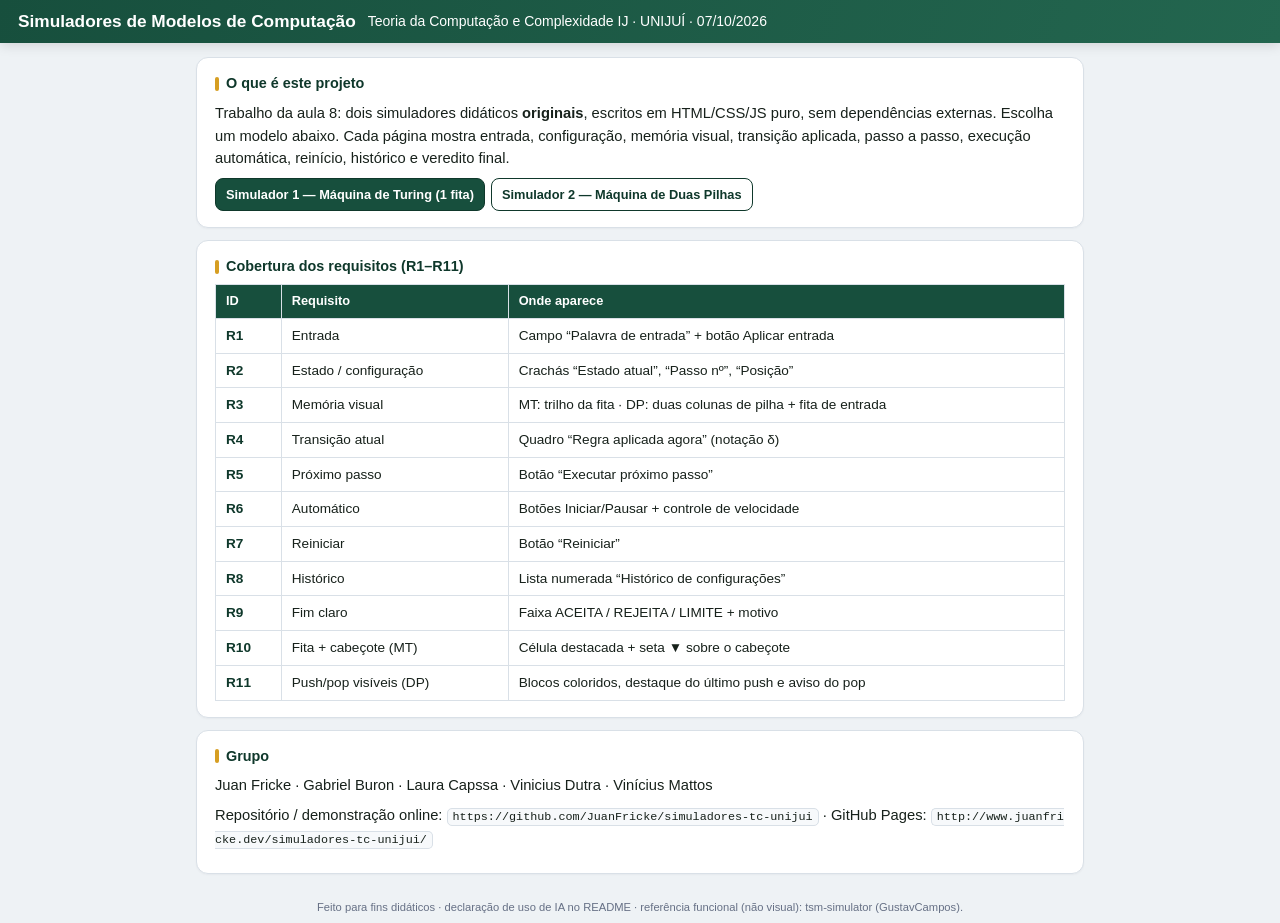
<file: index.html>
<!DOCTYPE html>
<html lang="pt-BR">
<head>
<meta charset="utf-8">
<meta name="viewport" content="width=device-width, initial-scale=1">
<title>Simuladores de Modelos de Computação — UNIJUÍ</title>
<link rel="stylesheet" href="css/estilo.css">
</head>
<body>
<header class="barra-topo">
<h1>Simuladores de Modelos de Computação</h1>
<span>Teoria da Computação e Complexidade IJ · UNIJUÍ · 07/10/2026</span>
</header>
<main class="portal">
<section class="cartao">
<h2>O que é este projeto</h2>
<p>Trabalho da aula 8: dois simuladores didáticos <strong>originais</strong>, escritos em HTML/CSS/JS puro, sem dependências externas.
Escolha um modelo abaixo. Cada página mostra entrada, configuração, memória visual, transição aplicada,
passo a passo, execução automática, reinício, histórico e veredito final.</p>
<div class="linha">
<a href="mt/index.html"><button>Simulador 1 — Máquina de Turing (1 fita)</button></a>
<a href="dp/index.html"><button class="secundario">Simulador 2 — Máquina de Duas Pilhas</button></a>
</div>
</section>
<section class="cartao">
<h2>Cobertura dos requisitos (R1–R11)</h2>
<table class="req">
<tr><th>ID</th><th>Requisito</th><th>Onde aparece</th></tr>
<tr><td>R1</td><td>Entrada</td><td>Campo “Palavra de entrada” + botão Aplicar entrada</td></tr>
<tr><td>R2</td><td>Estado / configuração</td><td>Crachás “Estado atual”, “Passo nº”, “Posição”</td></tr>
<tr><td>R3</td><td>Memória visual</td><td>MT: trilho da fita · DP: duas colunas de pilha + fita de entrada</td></tr>
<tr><td>R4</td><td>Transição atual</td><td>Quadro “Regra aplicada agora” (notação δ)</td></tr>
<tr><td>R5</td><td>Próximo passo</td><td>Botão “Executar próximo passo”</td></tr>
<tr><td>R6</td><td>Automático</td><td>Botões Iniciar/Pausar + controle de velocidade</td></tr>
<tr><td>R7</td><td>Reiniciar</td><td>Botão “Reiniciar”</td></tr>
<tr><td>R8</td><td>Histórico</td><td>Lista numerada “Histórico de configurações”</td></tr>
<tr><td>R9</td><td>Fim claro</td><td>Faixa ACEITA / REJEITA / LIMITE + motivo</td></tr>
<tr><td>R10</td><td>Fita + cabeçote (MT)</td><td>Célula destacada + seta ▼ sobre o cabeçote</td></tr>
<tr><td>R11</td><td>Push/pop visíveis (DP)</td><td>Blocos coloridos, destaque do último push e aviso do pop</td></tr>
</table>
</section>
<section class="cartao">
<h2>Grupo</h2>
<p>Juan Fricke · Gabriel Buron · Laura Capssa · Vinicius Dutra · Vinícius Mattos</p>
<p>Repositório / demonstração online: <code>https://github.com/JuanFricke/simuladores-tc-unijui</code> ·
GitHub Pages: <code>http://www.juanfricke.dev/simuladores-tc-unijui/</code></p>
</section>
</main>
<footer class="rodape">Feito para fins didáticos · declaração de uso de IA no README · referência funcional (não visual): tsm-simulator (GustavCampos).</footer>
</body>
</html>
</file>
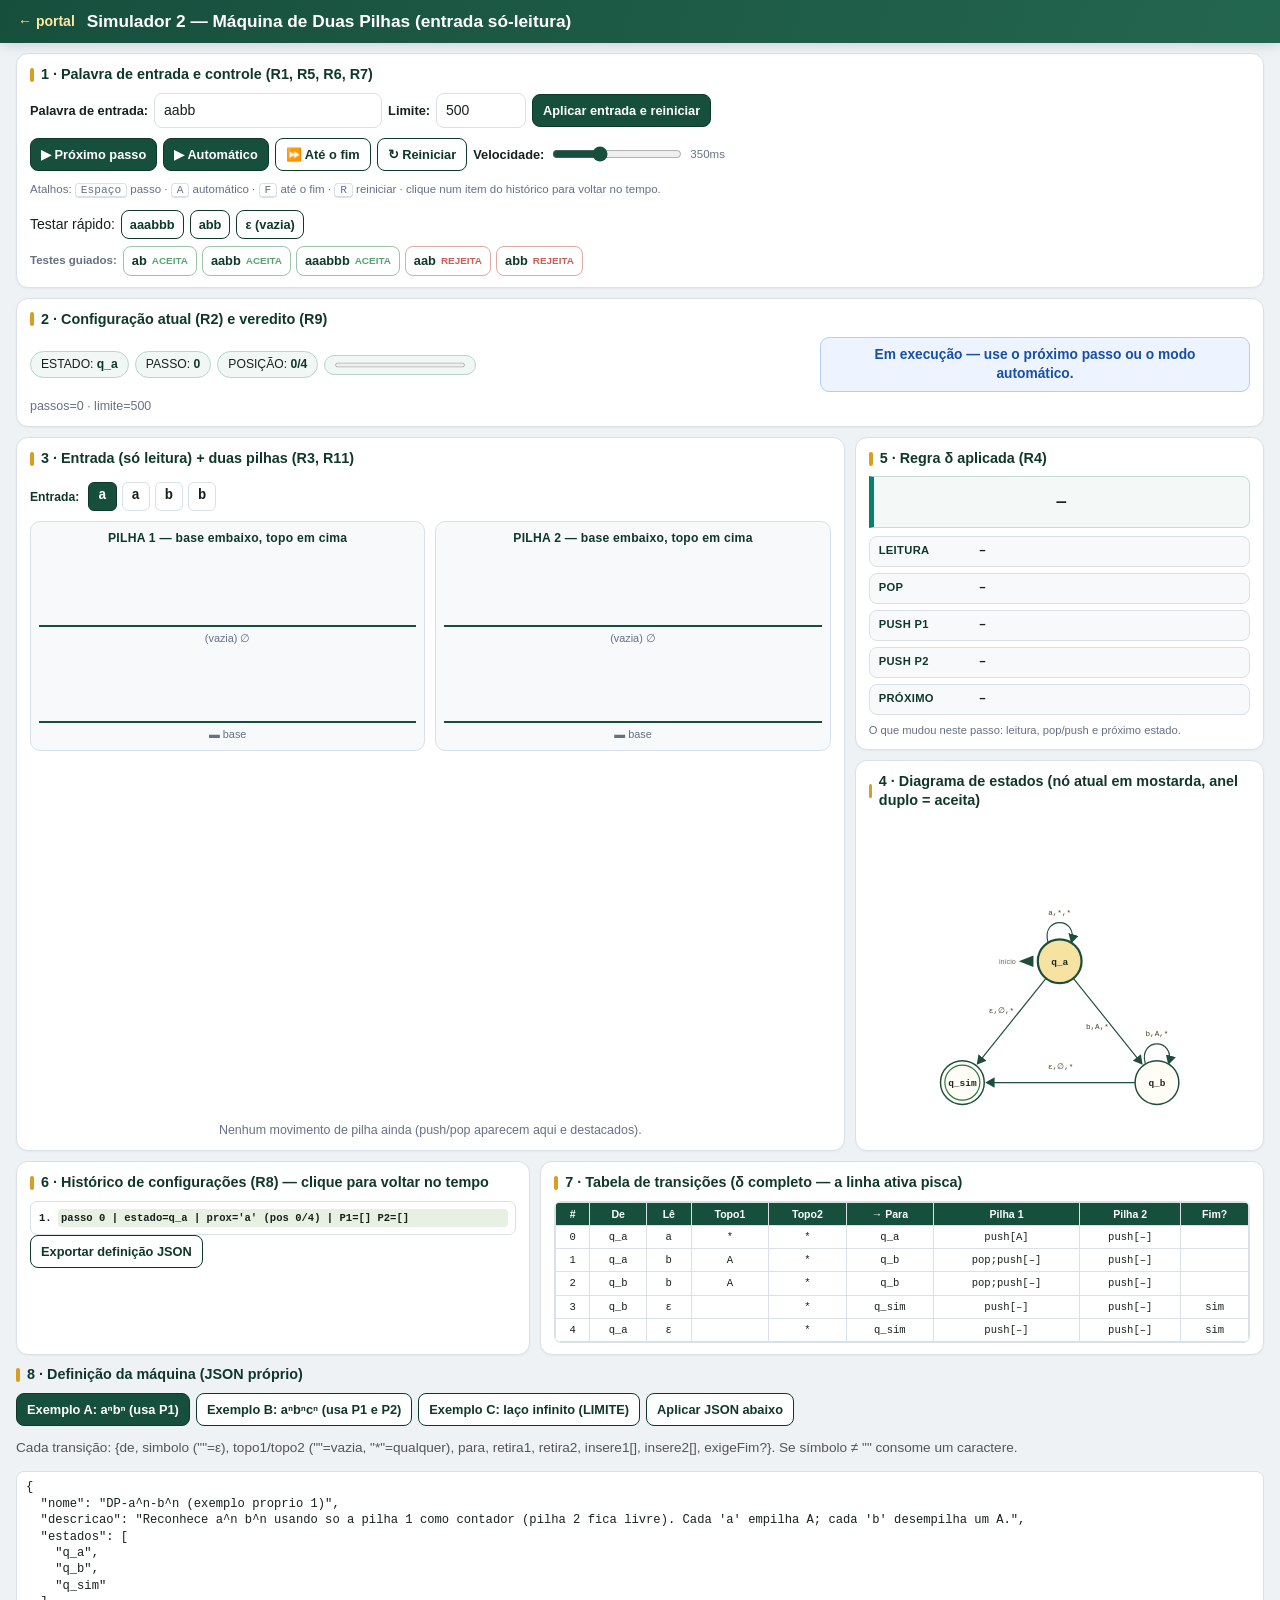
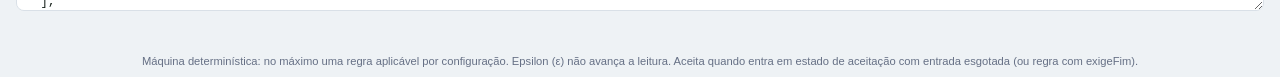
<file: dp/index.html>
<!DOCTYPE html>
<html lang="pt-BR">
<head>
<meta charset="utf-8">
<meta name="viewport" content="width=device-width, initial-scale=1">
<title>DP — Máquina de Duas Pilhas · UNIJUÍ</title>
<link rel="stylesheet" href="../css/estilo.css">
</head>
<body>
<header class="barra-topo">
<a href="../index.html">← portal</a>
<h1>Simulador 2 — Máquina de Duas Pilhas (entrada só-leitura)</h1>
</header>
<main class="miolo">

<section class="cartao painel-controle">
<h2>1 · Palavra de entrada e controle (R1, R5, R6, R7)</h2>
<div class="linha">
<label class="rotulo" for="entrada">Palavra de entrada:</label>
<input type="text" id="entrada" value="aabb" size="24" placeholder="ex.: aabb, aabbcc">
<label class="rotulo" for="limite">Limite:</label>
<input type="number" id="limite" value="500" min="1" max="10000" style="width:90px">
<button id="btnAplicar">Aplicar entrada e reiniciar</button>
</div>
<div class="linha" style="margin-top:10px">
<button id="btnPasso">▶ Próximo passo</button>
<button id="btnAuto">▶ Automático</button>
<button id="btnFim" class="secundario">⏩ Até o fim</button>
<button id="btnReiniciar" class="secundario">↻ Reiniciar</button>
<label class="rotulo" for="vel">Velocidade:</label>
<input type="range" id="vel" min="60" max="900" step="10" value="350" style="width:130px" title="Intervalo entre passos (ms)">
<span id="velRotulo" class="dica">350ms</span>
</div>
<p class="dica">Atalhos: <kbd>Espaço</kbd> passo · <kbd>A</kbd> automático · <kbd>F</kbd> até o fim · <kbd>R</kbd> reiniciar · clique num item do histórico para voltar no tempo.</p>
<div class="linha"><span class="rotulo">Testar rápido:</span><span id="rapidas" class="linha"></span></div>
<div class="exemplos" id="exemplosExtras"></div>
</section>

<section class="cartao painel-status">
<h2>2 · Configuração atual (R2) e veredito (R9)</h2>
<div class="status-linha">
<div class="crachas">
<span class="cracha">ESTADO: <b id="cEstado">–</b></span>
<span class="cracha">PASSO: <b id="cPasso">0</b></span>
<span class="cracha">POSIÇÃO: <b id="cPos">0</b></span>
<span class="cracha progresso"><progress id="prog" value="0" max="500"></progress></span>
</div>
<div id="faixa" class="faixa exec">Carregue uma máquina e uma entrada para começar.</div>
</div>
<p id="motivo" class="motivo-linha"></p>
</section>

<section class="cartao painel-memoria">
<h2>3 · Entrada (só leitura) + duas pilhas (R3, R11)</h2>
<div id="fitaEntrada" class="fita-entrada"></div>
<div class="palco-pilhas">
<div class="pilha" id="pilha1"><h3>PILHA 1 — base embaixo, topo em cima</h3></div>
<div class="pilha" id="pilha2"><h3>PILHA 2 — base embaixo, topo em cima</h3></div>
</div>
<p id="movimento" class="legenda-memoria"></p>
</section>

<section class="cartao painel-diagrama">
<h2>4 · Diagrama de estados (nó atual em mostarda, anel duplo = aceita)</h2>
<svg id="diagrama" role="img" aria-label="Diagrama de estados"></svg>
</section>

<section class="cartao painel-regra">
<h2>5 · Regra δ aplicada (R4)</h2>
<div id="regra" class="regra-destaque">—</div>
<dl id="regraDetalhe" class="regra-lista">
<div class="item"><dt>leitura</dt><dd id="rLeitura">–</dd></div>
<div class="item"><dt>pop</dt><dd id="rPop">–</dd></div>
<div class="item"><dt>push P1</dt><dd id="rPush1">–</dd></div>
<div class="item"><dt>push P2</dt><dd id="rPush2">–</dd></div>
<div class="item"><dt>próximo</dt><dd id="rPara">–</dd></div>
</dl>
<p class="aviso-passo">O que mudou neste passo: leitura, pop/push e próximo estado.</p>
</section>

<section class="cartao painel-historico">
<h2>6 · Histórico de configurações (R8) — clique para voltar no tempo</h2>
<ol id="hist" class="historico"></ol>
<div class="linha"><button id="btnExport" class="secundario">Exportar definição JSON</button></div>
</section>

<section class="cartao painel-tabela">
<h2>7 · Tabela de transições (δ completo — a linha ativa pisca)</h2>
<div class="envoltorio-tabela"><table class="regras" id="tabela">
<thead><tr><th>#</th><th>De</th><th>Lê</th><th>Topo1</th><th>Topo2</th><th>→ Para</th><th>Pilha 1</th><th>Pilha 2</th><th>Fim?</th></tr></thead>
<tbody></tbody>
</table></div>
</section>

<section class="cartao painel-json">
<h2>8 · Definição da máquina (JSON próprio)</h2>
<div class="linha">
<button data-ex="anbn">Exemplo A: aⁿbⁿ (usa P1)</button>
<button data-ex="anbncn" class="secundario">Exemplo B: aⁿbⁿcⁿ (usa P1 e P2)</button>
<button data-ex="loop" class="secundario">Exemplo C: laço infinito (LIMITE)</button>
<button id="btnValidar" class="secundario">Aplicar JSON abaixo</button>
</div>
<p style="font-size:.85rem;color:#555">Cada transição: {de, simbolo (""=ε), topo1/topo2 (""=vazia, "*"=qualquer), para, retira1, retira2, insere1[], insere2[], exigeFim?}. Se símbolo ≠ "" consome um caractere.</p>
<textarea id="definicao" spellcheck="false"></textarea>
<p id="avisoJson" style="font-size:.85rem;color:#7e2a1c"></p>
</section>

</main>
<footer class="rodape">Máquina determinística: no máximo uma regra aplicável por configuração. Epsilon (ε) não avança a leitura. Aceita quando entra em estado de aceitação com entrada esgotada (ou regra com exigeFim).</footer>
<script src="../js/util.js"></script>
<script src="../js/diagrama.js"></script>
<script src="motor.js"></script>
<script>
"use strict";
let motor = null, def = null;
const auto = criarAutoExecutor(() => { motor.passo(); desenhar(); if (motor.status !== "executando") { auto.parar(); botaoAuto(); return false; } return true; });
const $ = (id) => document.getElementById(id);

async function carregarExemplo(qual) {
  const arq = qual === "anbn" ? "../exemplos/pilhas-anbn.json"
    : qual === "loop" ? "../exemplos/pilhas-loop.json" : "../exemplos/pilhas-anbncn.json";
  try { const r = await fetch(arq); def = await r.json(); }
  catch (e) { def = DEF_MIN; }
  $("definicao").value = JSON.stringify(def, null, 2);
  instalar();
}
function instalar() {
  const v = validarJSON($("definicao").value);
  if (v.ok) { def = v.valor; $("avisoJson").textContent = ""; }
  else { $("avisoJson").textContent = "JSON inválido: " + v.erro; if (!def) return; }
  motor = new MotorDuasPilhas(def);
  motor.reiniciar($("entrada").value, parseInt($("limite").value || "500", 10));
  auto.parar(); botaoAuto(); montarTabela(); montarRapidas(); desenhar();
}
function desenhar() {
  $("cEstado").textContent = motor.estado;
  $("cPasso").textContent = motor.passos;
  $("cPos").textContent = motor.pos + "/" + motor.entrada.length;
  const prog = $("prog"); prog.max = motor.limite; prog.value = motor.passos;
  // entrada (só leitura, cabeça só anda para frente)
  const fe = $("fitaEntrada"); fe.innerHTML = "";
  const rot = document.createElement("span"); rot.className = "rotulo-entrada"; rot.textContent = "Entrada:"; fe.appendChild(rot);
  if (motor.entrada.length === 0) { const s = document.createElement("span"); s.className = "chip"; s.textContent = "ε (vazia)"; fe.appendChild(s); }
  [...motor.entrada].forEach((ch, i) => {
    const s = document.createElement("span");
    s.className = "chip" + (i === motor.pos ? " pos" : "");
    s.textContent = ch; s.title = i === motor.pos ? "próximo a ler" : "posição " + i;
    fe.appendChild(s);
  });
  if (motor.pos >= motor.entrada.length && motor.entrada.length > 0) { const s = document.createElement("span"); s.className = "chip pos"; s.textContent = "⊣ fim"; fe.appendChild(s); }
  // pilhas (topo no alto; ultimo push anima, ultimo pop vira fantasma)
  const m0 = motor.ultimoMovimento;
  desenharPilha("pilha1", motor.pilha1, "p1", m0 ? m0.pos1 : [], m0 ? m0.retirou1 : null);
  desenharPilha("pilha2", motor.pilha2, "p2", m0 ? m0.pos2 : [], m0 ? m0.retirou2 : null);
  const m = motor.ultimoMovimento;
  $("movimento").textContent = m
    ? `Último movimento — P1: ${m.retirou1 ? "pop '" + m.retirou1 + "' + " : ""}push[${m.pos1.join(",") || "–"}] · P2: ${m.retirou2 ? "pop '" + m.retirou2 + "' + " : ""}push[${m.pos2.join(",") || "–"}]`
    : "Nenhum movimento de pilha ainda (push/pop aparecem aqui e destacados).";
  $("regra").textContent = formatoCurtoDP(motor.ultimaRegra);
  preencherDetalheDP(motor.ultimaRegra);
  desenharDiagrama("diagrama", def, motor.estado, rotuloArestaDP);
  // destaca a linha ativa na tabela
  const idx = def.transicoes.indexOf(motor.ultimaRegra);
  document.querySelectorAll("#tabela tbody tr").forEach((tr, i) => {
    tr.classList.toggle("ativa", i === idx);
  });
  renderHistorico("hist", motor.historico, irParaPasso);
  const mapa = { executando: ["Em execução — use o próximo passo ou o modo automático.", "exec"],
    aceita: ["✅ ACEITA — " + motor.motivo, "aceita"],
    rejeita: ["❌ REJEITA — " + motor.motivo, "rejeita"],
    limite: ["⏸ LIMITE DE PASSOS — " + motor.motivo, "limite"] };
  mostrarFaixa("faixa", mapa[motor.status][0], mapa[motor.status][1]);
  $("motivo").textContent = `passos=${motor.passos} · limite=${motor.limite}`;
}
function desenharPilha(id, dados, classe, novos, fantasma) {
  const el = $(id);
  const titulo = el.querySelector("h3").textContent;
  el.innerHTML = "<h3>" + titulo + "</h3>";
  if (fantasma) {
    const f = document.createElement("div");
    f.className = "fantasma";
    f.textContent = "− '" + fantasma + "' (pop)";
    f.title = "Símbolo removido no último passo";
    el.appendChild(f);
  }
  if (dados.length === 0 && !fantasma) { const b = document.createElement("div"); b.className = "base-pilha"; b.textContent = "(vazia) ∅"; el.appendChild(b); }
  [...dados].reverse().forEach((s, i) => {
    const d = document.createElement("div");
    const ehTopo = i === 0;
    d.className = "bloco-pilha " + classe + ((ehTopo && novos && novos.length) ? " novo" : "");
    d.textContent = (ehTopo ? "topo → " : "") + s;
    el.appendChild(d);
  });
  const base = document.createElement("div"); base.className = "base-pilha"; base.textContent = "▬ base"; el.appendChild(base);
}
function botaoAuto() { $("btnAuto").textContent = auto.rodando() ? "Pausar automático" : "▶ Automático"; }
function formatoCurtoDP(r) {
  if (!r) return "—";
  const s = (r.simbolo ?? "") === "" ? "ε" : r.simbolo;
  return `${r.de} --${s}--> ${r.para}`;
}
function preencherDetalheDP(r) {
  if (!r) {
    $("rLeitura").textContent = "–"; $("rPop").textContent = "–";
    $("rPush1").textContent = "–"; $("rPush2").textContent = "–"; $("rPara").textContent = "–";
    return;
  }
  const fmtTopo = (t) => t === "*" ? "qualquer" : (t === "" ? "∅ vazia" : "'" + t + "'");
  $("rLeitura").textContent = `${(r.simbolo ?? "") === "" ? "ε (não consome)" : "'" + r.simbolo + "'"} · topo1=${fmtTopo(r.topo1 ?? "*")} · topo2=${fmtTopo(r.topo2 ?? "*")}${r.exigeFim ? " · exige fim" : ""}`;
  const pops = [];
  if (r.retira1) pops.push("P1"); if (r.retira2) pops.push("P2");
  $("rPop").textContent = pops.length ? pops.join(" + ") + " (ver fantasma na pilha)" : "— (mantém)";
  $("rPush1").textContent = ((r.insere1 || []).join(", ") || "–") + (r.retira1 ? " (após pop)" : "");
  $("rPush2").textContent = ((r.insere2 || []).join(", ") || "–") + (r.retira2 ? " (após pop)" : "");
  $("rPara").textContent = "→ " + r.para;
}
function irParaPasso(n) {
  auto.parar(); botaoAuto();
  motor.reiniciar($("entrada").value, parseInt($("limite").value || "500", 10));
  for (let i = 0; i < n && motor.status === "executando"; i++) motor.passo();
  desenhar();
}
function montarRapidas() {
  const cx = $("rapidas"); cx.innerHTML = "";
  (def.entradasRapidas || []).forEach((e) => {
    const b = document.createElement("button"); b.className = "secundario exemplo-rapido";
    b.textContent = e === "" ? "ε (vazia)" : e;
    b.title = "Carregar entrada '" + e + "' e reiniciar";
    b.onclick = () => { $("entrada").value = e; instalar(); }; cx.appendChild(b);
  });
  const ex = $("exemplosExtras"); if (!ex) return; ex.innerHTML = "";
  const extras = String(def.nome || "").toLowerCase().includes("anbncn")
    ? [{v:"abc",ok:true},{v:"aabbcc",ok:true},{v:"aaabbbccc",ok:true},{v:"aabcc",ok:false},{v:"aabbc",ok:false}]
    : [{v:"ab",ok:true},{v:"aabb",ok:true},{v:"aaabbb",ok:true},{v:"aab",ok:false},{v:"abb",ok:false}];
  extras.forEach((item) => {
    const b = document.createElement("button"); b.className = "secundario exemplo-extra " + (item.ok ? "esperado-ok" : "esperado-no");
    b.innerHTML = `<span>${item.v === "" ? "ε" : item.v}</span><small>${item.ok ? "aceita" : "rejeita"}</small>`;
    b.title = item.ok ? "Exemplo esperado: ACEITA" : "Exemplo esperado: REJEITA";
    b.onclick = () => { $("entrada").value = item.v; instalar(); }; ex.appendChild(b);
  });
}
function acaoCurta(r, n) {
  return `${r["retira" + n] ? "pop;" : ""}push[${(r["insere" + n] || []).join(",") || "–"}]`;
}
function montarTabela() {
  const tb = document.querySelector("#tabela tbody");
  tb.innerHTML = "";
  def.transicoes.forEach((t, i) => {
    const tr = document.createElement("tr");
    [i, t.de, (t.simbolo ?? "") === "" ? "ε" : t.simbolo, t.topo1 ?? "*",
     t.topo2 ?? "*", t.para, acaoCurta(t, 1), acaoCurta(t, 2),
     t.exigeFim ? "sim" : ""].forEach((v) => {
      const td = document.createElement("td"); td.textContent = v; tr.appendChild(td);
    });
    tb.appendChild(tr);
  });
}
$("btnPasso").onclick = () => { auto.parar(); botaoAuto(); motor.passo(); desenhar(); };
$("btnAuto").onclick = () => { if (auto.rodando()) auto.parar(); else auto.iniciar(parseInt($("vel").value, 10)); botaoAuto(); };
$("btnFim").onclick = () => { auto.parar(); botaoAuto(); motor.executarAteFim(); desenhar(); };
$("vel").oninput = (e) => {
  $("velRotulo").textContent = e.target.value + "ms";
  if (auto.rodando()) { auto.parar(); auto.iniciar(parseInt(e.target.value, 10)); }
};
document.addEventListener("keydown", (e) => {
  const tag = (e.target.tagName || "").toUpperCase();
  if (["INPUT", "TEXTAREA", "SELECT"].includes(tag) || !motor) return;
  if (e.code === "Space") { e.preventDefault(); $("btnPasso").click(); }
  else if (e.key === "a" || e.key === "A") $("btnAuto").click();
  else if (e.key === "f" || e.key === "F") $("btnFim").click();
  else if (e.key === "r" || e.key === "R") $("btnReiniciar").click();
});
$("btnReiniciar").onclick = instalar;
$("btnAplicar").onclick = instalar;
$("btnValidar").onclick = instalar;
$("btnExport").onclick = () => { if (def) baixarJSON("maquina-duas-pilhas.json", def); };
document.querySelectorAll("[data-ex]").forEach((b) => b.onclick = () => carregarExemplo(b.dataset.ex));
const DEF_MIN = { nome: "min", estados: ["q"], inicial: "q", aceita: ["q"], rejeita: [], transicoes: [] };
carregarExemplo("anbn");
</script>
</body>
</html>
</file>
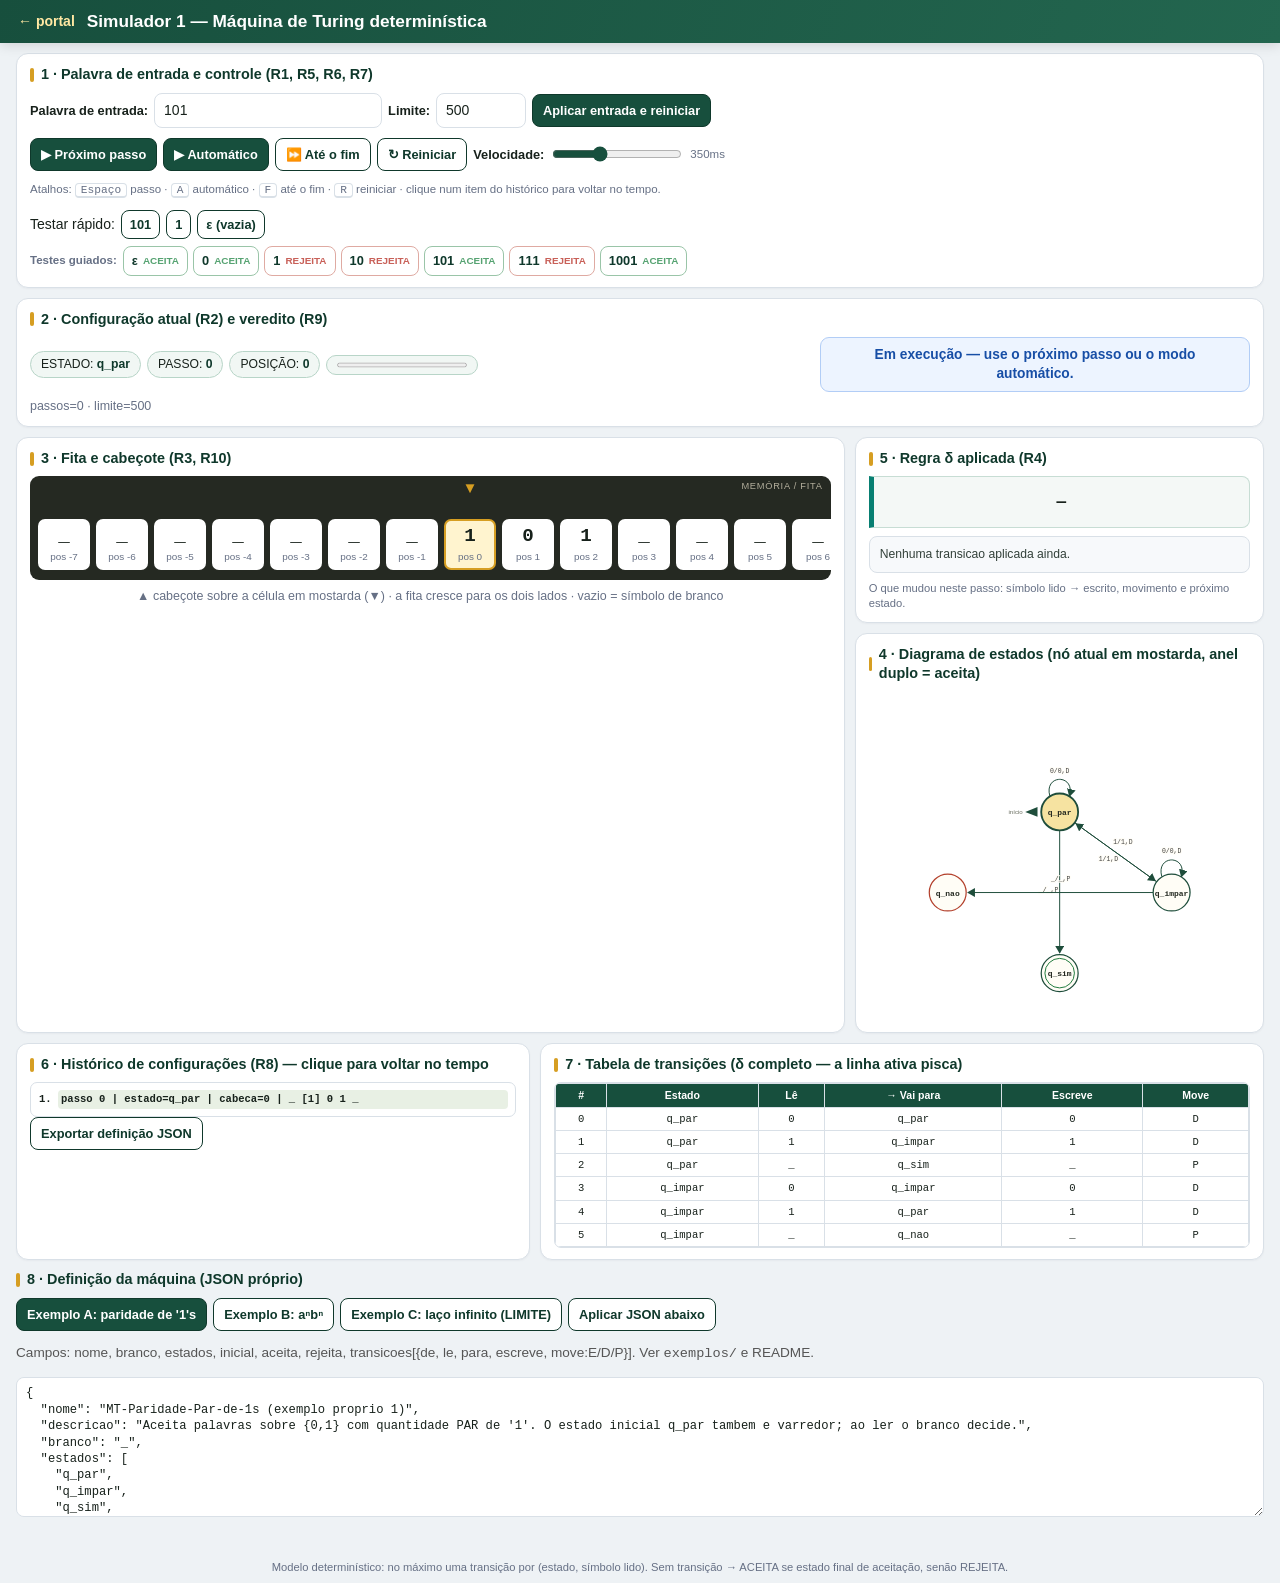
<file: mt/index.html>
<!DOCTYPE html>
<html lang="pt-BR">
<head>
<meta charset="utf-8">
<meta name="viewport" content="width=device-width, initial-scale=1">
<title>MT — Máquina de Turing (1 fita) · UNIJUÍ</title>
<link rel="stylesheet" href="../css/estilo.css">
</head>
<body>
<header class="barra-topo">
<a href="../index.html">← portal</a>
<h1>Simulador 1 — Máquina de Turing determinística</h1>
</header>
<main class="miolo">

<section class="cartao painel-controle">
<h2>1 · Palavra de entrada e controle (R1, R5, R6, R7)</h2>
<div class="linha">
<label class="rotulo" for="entrada">Palavra de entrada:</label>
<input type="text" id="entrada" value="101" size="24" placeholder="ex.: 101, 001100">
<label class="rotulo" for="limite">Limite:</label>
<input type="number" id="limite" value="500" min="1" max="10000" style="width:90px">
<button id="btnAplicar">Aplicar entrada e reiniciar</button>
</div>
<div class="linha" style="margin-top:10px">
<button id="btnPasso">▶ Próximo passo</button>
<button id="btnAuto">▶ Automático</button>
<button id="btnFim" class="secundario">⏩ Até o fim</button>
<button id="btnReiniciar" class="secundario">↻ Reiniciar</button>
<label class="rotulo" for="vel">Velocidade:</label>
<input type="range" id="vel" min="60" max="900" step="10" value="350" style="width:130px" title="Intervalo entre passos (ms)">
<span id="velRotulo" class="dica">350ms</span>
</div>
<p class="dica">Atalhos: <kbd>Espaço</kbd> passo · <kbd>A</kbd> automático · <kbd>F</kbd> até o fim · <kbd>R</kbd> reiniciar · clique num item do histórico para voltar no tempo.</p>
<div class="linha"><span class="rotulo">Testar rápido:</span><span id="rapidas" class="linha"></span></div>
<div class="exemplos" id="exemplosExtras"></div>
</section>

<section class="cartao painel-status">
<h2>2 · Configuração atual (R2) e veredito (R9)</h2>
<div class="status-linha">
<div class="crachas">
<span class="cracha">ESTADO: <b id="cEstado">–</b></span>
<span class="cracha">PASSO: <b id="cPasso">0</b></span>
<span class="cracha">POSIÇÃO: <b id="cCabeca">0</b></span>
<span class="cracha progresso"><progress id="prog" value="0" max="500"></progress></span>
</div>
<div id="faixa" class="faixa exec">Carregue uma máquina e uma entrada para começar.</div>
</div>
<p id="motivo" class="motivo-linha"></p>
</section>

<section class="cartao painel-memoria">
<h2>3 · Fita e cabeçote (R3, R10)</h2>
<div id="fita" class="trilho-fita" aria-label="Fita da máquina de Turing"></div>
<p class="legenda-memoria">▲ cabeçote sobre a célula em mostarda (▼) · a fita cresce para os dois lados · vazio = símbolo de branco</p>
</section>

<section class="cartao painel-diagrama">
<h2>4 · Diagrama de estados (nó atual em mostarda, anel duplo = aceita)</h2>
<svg id="diagrama" role="img" aria-label="Diagrama de estados"></svg>
</section>

<section class="cartao painel-regra">
<h2>5 · Regra δ aplicada (R4)</h2>
<div id="regra" class="regra-destaque">—</div>
<div id="regraDetalhe" class="regra-detalhe">Nenhuma transição aplicada ainda.</div>
<p class="aviso-passo">O que mudou neste passo: símbolo lido → escrito, movimento e próximo estado.</p>
</section>

<section class="cartao painel-historico">
<h2>6 · Histórico de configurações (R8) — clique para voltar no tempo</h2>
<ol id="hist" class="historico"></ol>
<div class="linha"><button id="btnExport" class="secundario">Exportar definição JSON</button></div>
</section>

<section class="cartao painel-tabela">
<h2>7 · Tabela de transições (δ completo — a linha ativa pisca)</h2>
<div class="envoltorio-tabela"><table class="regras" id="tabela">
<thead><tr><th>#</th><th>Estado</th><th>Lê</th><th>→ Vai para</th><th>Escreve</th><th>Move</th></tr></thead>
<tbody></tbody>
</table></div>
</section>

<section class="cartao painel-json">
<h2>8 · Definição da máquina (JSON próprio)</h2>
<div class="linha">
<button data-ex="paridade">Exemplo A: paridade de '1's</button>
<button data-ex="anbn" class="secundario">Exemplo B: aⁿbⁿ</button>
<button data-ex="loop" class="secundario">Exemplo C: laço infinito (LIMITE)</button>
<button id="btnValidar" class="secundario">Aplicar JSON abaixo</button>
</div>
<p style="font-size:.85rem;color:#555">Campos: nome, branco, estados, inicial, aceita, rejeita, transicoes[{de, le, para, escreve, move:E/D/P}]. Ver <code>exemplos/</code> e README.</p>
<textarea id="definicao" spellcheck="false"></textarea>
<p id="avisoJson" style="font-size:.85rem;color:#7e2a1c"></p>
</section>

</main>
<footer class="rodape">Modelo determinístico: no máximo uma transição por (estado, símbolo lido). Sem transição → ACEITA se estado final de aceitação, senão REJEITA.</footer>
<script src="../js/util.js"></script>
<script src="../js/diagrama.js"></script>
<script src="motor.js"></script>
<script>
"use strict";
let motor = null, def = null;
const auto = criarAutoExecutor(() => { const c = avancar(); if (!c) { auto.parar(); botaoAuto(); } return c; });
const $ = (id) => document.getElementById(id);

async function carregarExemplo(qual) {
  const arq = qual === "paridade" ? "../exemplos/turing-paridade.json"
    : qual === "loop" ? "../exemplos/turing-loop.json" : "../exemplos/turing-anbn.json";
  try {
    const r = await fetch(arq); def = await r.json();
  } catch (e) {
    // Fallback embutido caso abra via file://
    def = qual === "paridade" ? DEF_PAR : DEF_ANBN;
  }
  $("definicao").value = JSON.stringify(def, null, 2);
  instalar();
}
function lerDef() {
  const v = validarJSON($("definicao").value);
  if (!v.ok) { $("avisoJson").textContent = "JSON inválido: " + v.erro; return null; }
  $("avisoJson").textContent = "";
  return v.valor;
}
function instalar() {
  def = lerDef() || def; if (!def) return;
  motor = new MotorTuring(def);
  motor.reiniciar($("entrada").value, parseInt($("limite").value || "500", 10));
  auto.parar(); botaoAuto(); montarTabela(); montarRapidas(); desenhar();
  const av = motor.avisos();
  if (av.length) $("avisoJson").textContent = "Atenção: " + av.join(" | ");
}
function avancar() {
  if (!motor) return false;
  const antes = motor.status;
  motor.passo();
  desenhar();
  return motor.status === "executando";
}
function desenhar() {
  $("cEstado").textContent = motor.estado;
  $("cPasso").textContent = motor.passos;
  $("cCabeca").textContent = motor.cabeca;
  const prog = $("prog"); prog.max = motor.limite; prog.value = motor.passos;
  // fita (reconstrói células; a seta desliza via CSS transition)
  const caixa = $("fita"); caixa.innerHTML = '<div id="seta">▼</div>';
  motor.janela(7).forEach((c) => {
    const d = document.createElement("div");
    d.className = "celula" + (c.atual ? " cabecote" : "");
    d.dataset.pos = c.pos;
    d.innerHTML = '<div class="simbolo"></div><div class="indice">pos ' + c.pos + "</div>";
    d.querySelector(".simbolo").textContent = c.simbolo;
    caixa.appendChild(d);
  });
  const alvo = [...caixa.children].find((c) => c.dataset.pos == motor.cabeca);
  if (alvo) $("seta").style.left = (alvo.offsetLeft + alvo.offsetWidth / 2) + "px";
  if (motor.ultimaEscrita !== null) {
    const g = [...caixa.children].find((c) => c.dataset.pos == motor.ultimaEscrita);
    if (g) g.classList.add("gravou");
  }
  $("regra").textContent = formatoCurtoMT(motor.ultimaRegra);
  $("regraDetalhe").textContent = motor.textoRegra(motor.ultimaRegra) + (
    motor.ultimaRegra ? ` · leu '${motor.ultimaRegra.le}', escreveu '${motor.ultimaRegra.escreve}', moveu ${motor.ultimaRegra.move} → foi para ${motor.ultimaRegra.para}` : ""
  );
  desenharDiagrama("diagrama", def, motor.estado, rotuloArestaMT);
  // destaca a linha ativa na tabela
  const idx = def.transicoes.indexOf(motor.ultimaRegra);
  document.querySelectorAll("#tabela tbody tr").forEach((tr, i) => {
    tr.classList.toggle("ativa", i === idx);
  });
  renderHistorico("hist", motor.historico, irParaPasso);
  const mapa = { executando: ["Em execução — use o próximo passo ou o modo automático.", "exec"],
    aceita: ["✅ ACEITA — " + motor.motivo, "aceita"],
    rejeita: ["❌ REJEITA — " + motor.motivo, "rejeita"],
    limite: ["⏸ LIMITE DE PASSOS — " + motor.motivo, "limite"] };
  mostrarFaixa("faixa", mapa[motor.status][0], mapa[motor.status][1]);
  $("motivo").textContent = `passos=${motor.passos} · limite=${motor.limite}`;
}
function botaoAuto() { $("btnAuto").textContent = auto.rodando() ? "Pausar automático" : "▶ Automático"; }
function formatoCurtoMT(r) {
  if (!r) return "—";
  return `${r.de} --${r.le}/${r.escreve}/${r.move}--> ${r.para}`;
}
function irParaPasso(n) {
  auto.parar(); botaoAuto();
  motor.reiniciar($("entrada").value, parseInt($("limite").value || "500", 10));
  for (let i = 0; i < n && motor.status === "executando"; i++) motor.passo();
  desenhar();
}
function montarRapidas() {
  const cx = $("rapidas"); cx.innerHTML = "";
  (def.entradasRapidas || []).forEach((e) => {
    const b = document.createElement("button"); b.className = "secundario exemplo-rapido";
    b.textContent = e === "" ? "ε (vazia)" : e;
    b.title = "Carregar entrada '" + e + "' e reiniciar";
    b.onclick = () => { $("entrada").value = e; instalar(); }; cx.appendChild(b);
  });
  const ex = $("exemplosExtras"); if (!ex) return; ex.innerHTML = "";
  const extras = String(def.nome || "").toLowerCase().includes("anbn")
    ? [{v:"ab",ok:true},{v:"aabb",ok:true},{v:"aaabbb",ok:true},{v:"aab",ok:false},{v:"abb",ok:false}]
    : [{v:"",ok:true},{v:"0",ok:true},{v:"1",ok:false},{v:"10",ok:false},{v:"101",ok:true},{v:"111",ok:false},{v:"1001",ok:true}];
  extras.forEach((item) => {
    const b = document.createElement("button"); b.className = "secundario exemplo-extra " + (item.ok ? "esperado-ok" : "esperado-no");
    b.innerHTML = `<span>${item.v === "" ? "ε" : item.v}</span><small>${item.ok ? "aceita" : "rejeita"}</small>`;
    b.title = item.ok ? "Exemplo esperado: ACEITA" : "Exemplo esperado: REJEITA";
    b.onclick = () => { $("entrada").value = item.v; instalar(); }; ex.appendChild(b);
  });
}
function montarTabela() {  const tb = document.querySelector("#tabela tbody");
  tb.innerHTML = "";
  def.transicoes.forEach((t, i) => {
    const tr = document.createElement("tr");
    [i, t.de, t.le, t.para, t.escreve, t.move].forEach((v) => {
      const td = document.createElement("td"); td.textContent = v; tr.appendChild(td);
    });
    tb.appendChild(tr);
  });
}
$("btnPasso").onclick = () => { auto.parar(); botaoAuto(); motor.passo(); desenhar(); };
$("btnAuto").onclick = () => { if (auto.rodando()) auto.parar(); else auto.iniciar(parseInt($("vel").value, 10)); botaoAuto(); };
$("btnFim").onclick = () => { auto.parar(); botaoAuto(); motor.executarAteFim(); desenhar(); };
$("vel").oninput = (e) => {
  $("velRotulo").textContent = e.target.value + "ms";
  if (auto.rodando()) { auto.parar(); auto.iniciar(parseInt(e.target.value, 10)); }
};
document.addEventListener("keydown", (e) => {
  const tag = (e.target.tagName || "").toUpperCase();
  if (["INPUT", "TEXTAREA", "SELECT"].includes(tag) || !motor) return;
  if (e.code === "Space") { e.preventDefault(); $("btnPasso").click(); }
  else if (e.key === "a" || e.key === "A") $("btnAuto").click();
  else if (e.key === "f" || e.key === "F") $("btnFim").click();
  else if (e.key === "r" || e.key === "R") $("btnReiniciar").click();
});
$("btnReiniciar").onclick = instalar;
$("btnAplicar").onclick = instalar;
$("btnValidar").onclick = instalar;
$("btnExport").onclick = () => { if (def) baixarJSON("maquina-turing.json", def); };
document.querySelectorAll("[data-ex]").forEach((b) => b.onclick = () => carregarExemplo(b.dataset.ex));
// Fallbacks mínimos para file:// (mesmos exemplos do JSON, resumidos)
const DEF_PAR = { nome: "paridade", branco: "_", estados: ["q_par", "q_impar", "q_sim", "q_nao"], inicial: "q_par", aceita: ["q_sim"], rejeita: ["q_nao"], transicoes: [
  { de: "q_par", le: "0", para: "q_par", escreve: "0", move: "D" }, { de: "q_par", le: "1", para: "q_impar", escreve: "1", move: "D" },
  { de: "q_par", le: "_", para: "q_sim", escreve: "_", move: "P" }, { de: "q_impar", le: "0", para: "q_impar", escreve: "0", move: "D" },
  { de: "q_impar", le: "1", para: "q_par", escreve: "1", move: "D" }, { de: "q_impar", le: "_", para: "q_nao", escreve: "_", move: "P" }] };
const DEF_ANBN = { nome: "anbn-fallback", branco: "_", estados: ["q0", "q1", "q2", "q_sim", "q_nao"], inicial: "q0", aceita: ["q_sim"], rejeita: ["q_nao"], transicoes: [
  { de: "q0", le: "X", para: "q0", escreve: "X", move: "D" }, { de: "q0", le: "Y", para: "q0", escreve: "Y", move: "D" },
  { de: "q0", le: "a", para: "q1", escreve: "X", move: "D" }, { de: "q0", le: "b", para: "q_nao", escreve: "b", move: "P" },
  { de: "q0", le: "_", para: "q_sim", escreve: "_", move: "P" }, { de: "q1", le: "a", para: "q1", escreve: "a", move: "D" },
  { de: "q1", le: "Y", para: "q1", escreve: "Y", move: "D" }, { de: "q1", le: "b", para: "q2", escreve: "Y", move: "E" },
  { de: "q1", le: "X", para: "q_nao", escreve: "X", move: "P" }, { de: "q1", le: "_", para: "q_nao", escreve: "_", move: "P" },
  { de: "q2", le: "a", para: "q2", escreve: "a", move: "E" }, { de: "q2", le: "Y", para: "q2", escreve: "Y", move: "E" },
  { de: "q2", le: "X", para: "q0", escreve: "X", move: "D" }, { de: "q2", le: "_", para: "q_nao", escreve: "_", move: "P" },
  { de: "q2", le: "b", para: "q_nao", escreve: "b", move: "P" }] };
carregarExemplo("paridade");
</script>
</body>
</html>
</file>
<file: css/estilo.css>
:root{
  --fundo:#eef2f5; --papel:#fff; --papel-2:#f7f9fb; --tinta:#17211b; --suave:#667085;
  --mata:#174f3d; --mata-esc:#0f382b; --mostarda:#d69e22; --mostarda-cl:#fff4cf;
  --teal:#087f72; --vermelho:#b42318; --verde-ok:#16803c; --borda:#d9e0e7;
  --raio:12px;
  --fonte:Arial,Helvetica,sans-serif;
  --mono:"Courier New",Courier,monospace;
}
*{box-sizing:border-box}
html{background:var(--fundo)}
body{margin:0;background:var(--fundo);color:var(--tinta);font-family:var(--fonte);line-height:1.35;font-size:14px}

/* ---------- topo ---------- */
.barra-topo{position:sticky;top:0;z-index:20;background:linear-gradient(110deg,var(--mata),#23664f);color:#fff;padding:10px 18px;display:flex;gap:12px;align-items:center;flex-wrap:wrap;box-shadow:0 2px 12px #0002}
.barra-topo h1{font-size:1.08rem;margin:0;font-weight:750}
.barra-topo a{color:#ffe8a3;text-decoration:none;font-weight:650}

/* ---------- portal (index.html: coluna única, legível) ---------- */
.portal{max-width:920px;margin:0 auto;padding:14px 16px 18px;display:flex;flex-direction:column;gap:12px}
.portal .cartao{padding:16px 18px}
.portal p{font-size:.92rem;line-height:1.55;margin:.5em 0}
.portal table.req{border-collapse:collapse;width:100%;font-family:var(--fonte);font-size:.85rem;line-height:1.45}
.portal table.req th,.portal table.req td{border:1px solid var(--borda);padding:7px 10px;text-align:left;vertical-align:top}
.portal table.req th{background:var(--mata);color:#fff;font-size:.8rem}
.portal table.req td:first-child{white-space:nowrap;font-weight:700;color:var(--mata-esc)}
.portal code{font-family:var(--mono);font-size:.8em;background:var(--papel-2);border:1px solid var(--borda);border-radius:5px;padding:1px 5px;word-break:break-all}

/* ---------- grade principal (desktop = desenho pedido) ---------- */
.miolo{max-width:1400px;margin:0 auto;padding:10px 16px 16px;display:grid;gap:10px;align-items:stretch;
  grid-template-columns:repeat(12,minmax(0,1fr));
  grid-template-areas:
    "controle controle controle controle controle controle controle controle controle controle controle controle"
    "status status status status status status status status status status status status"
    "memoria memoria memoria memoria memoria memoria memoria memoria regra regra regra regra"
    "memoria memoria memoria memoria memoria memoria memoria memoria diagrama diagrama diagrama diagrama"
    "historico historico historico historico historico tabela tabela tabela tabela tabela tabela tabela"
    "json json json json json json json json json json json json";
}
.cartao{background:var(--papel);border:1px solid var(--borda);border-radius:var(--raio);padding:11px 13px;margin:0;box-shadow:0 1px 2px #1018280a;min-width:0}
.cartao h2{margin:0 0 8px;color:var(--mata-esc);font-size:.9rem;font-weight:750;display:flex;align-items:center;gap:7px}
.cartao h2:before{content:"";width:4px;height:14px;background:var(--mostarda);border-radius:4px;display:inline-block}
.painel-controle{grid-area:controle}
.painel-status{grid-area:status}
.painel-memoria{grid-area:memoria;min-height:250px;display:flex;flex-direction:column}
.painel-regra{grid-area:regra}
.painel-diagrama{grid-area:diagrama}
.painel-historico{grid-area:historico}
.painel-tabela{grid-area:tabela;min-width:0}
.painel-json{grid-area:json;margin:0;padding:0;background:transparent;border:0;box-shadow:none}

/* ---------- controles ---------- */
.linha{display:flex;gap:6px;flex-wrap:wrap;align-items:center}
label.rotulo{font-weight:650;font-size:.8rem}
input[type=text],input[type=number],textarea,select{font:inherit;padding:7px 9px;border:1px solid var(--borda);border-radius:8px;background:#fff;color:var(--tinta)}
input[type=text]{min-width:190px}
textarea{width:100%;min-height:140px;font-family:var(--mono);font-size:.76rem}
button{font:inherit;cursor:pointer;border-radius:8px;border:1px solid var(--mata-esc);padding:7px 10px;font-size:.8rem;background:var(--mata);color:#fff;font-weight:650;transition:.15s}
button:hover{background:var(--mata-esc);transform:translateY(-1px)}
button.secundario{background:#fff;color:var(--mata-esc)}
button.secundario:hover{background:#f3f7f5}
button:disabled{opacity:.5;cursor:not-allowed;transform:none}

/* ---------- faixa de status: ESTADO PASSO POSIÇÃO ████ ✅ ACEITA (uma linha no desktop) ---------- */
.status-linha{display:flex;gap:10px;align-items:center;justify-content:space-between;flex-wrap:wrap}
.crachas{display:flex;gap:6px;flex-wrap:wrap;margin:0;align-items:center;flex:1 1 auto}
.cracha{background:#f1f7f4;border:1px solid #b8d5c8;border-radius:999px;padding:4px 10px;font-size:.76rem;white-space:nowrap}
.cracha b{color:var(--mata-esc)}
.cracha.progresso{display:inline-flex;align-items:center;gap:6px}
.faixa{border-radius:9px;padding:8px 14px;font-weight:800;margin:0;font-size:.86rem;flex:0 1 430px;text-align:center;min-width:260px}
.faixa.exec{background:#edf4ff;border:1px solid #b2cdf6;color:#174ea6}
.faixa.aceita{background:#e6f6eb;border:1px solid #62b47d;color:#116329;animation:pulso .9s ease 2}
.faixa.rejeita{background:#fff0ed;border:1px solid #e5a095;color:#8d2017;animation:pulso .9s ease 2}
.faixa.limite{background:var(--mostarda-cl);border:1px solid #e4bd54;color:#684b05}
@keyframes pulso{50%{transform:scale(1.01)}}
progress{width:130px;height:10px;accent-color:var(--teal)}
input[type=range]{accent-color:var(--mata)}
.dica{font-size:.72rem;color:var(--suave)}
.motivo-linha{font-size:.78rem;color:var(--suave);margin:6px 0 0}
kbd{border:1px solid var(--borda);border-bottom-width:2px;border-radius:4px;background:#fff;padding:0 5px;font-family:var(--mono);font-size:.7rem}

/* ---------- memoria: FITA / PILHAS (centro, 2/3) ---------- */
.trilho-fita{position:relative;display:flex;gap:6px;overflow-x:auto;padding:24px 8px 10px;background:#252922;border-radius:9px;min-height:104px;align-items:flex-end;justify-content:flex-start}
.trilho-fita:after{content:"MEMÓRIA / FITA";position:absolute;right:8px;top:4px;color:#d9d2bd;font-size:.58rem;letter-spacing:.08em;opacity:.8}
#seta{position:absolute;top:4px;left:0;transition:left .22s cubic-bezier(.4,0,.2,1);color:var(--mostarda);transform:translateX(-50%);font-size:.95rem;line-height:1;pointer-events:none}
.celula{min-width:52px;text-align:center;background:#fff;border-radius:7px;border:2px solid transparent;padding:3px 2px 5px;flex:0 0 auto}
.celula .simbolo{font-family:var(--mono);font-size:1.2rem;font-weight:800}
.celula .indice{font-size:.62rem;color:var(--suave)}
.celula.cabecote{border-color:var(--mostarda);background:var(--mostarda-cl)}
.celula.gravou{animation:piscar .7s ease}
@keyframes piscar{0%{background:var(--mostarda);transform:scale(1.08)}100%{}}
.centro-fita{display:flex;justify-content:center}
.legenda-memoria{font-size:.78rem;color:var(--suave);margin:8px 0 0;text-align:center}

/* ---------- lateral direita: REGRA em cima, DIAGRAMA embaixo ---------- */
.regra-destaque{background:#f4f8f6;border:1px solid #c7ddd4;border-left:5px solid var(--teal);padding:12px;font-family:var(--mono);font-size:1rem;font-weight:800;text-align:center;border-radius:0 8px 8px 0;min-height:52px;display:flex;align-items:center;justify-content:center;white-space:pre-wrap}
.regra-atual{background:#f4f8f6;border:1px solid #c7ddd4;border-left:5px solid var(--teal);padding:11px 12px;font-family:var(--mono);font-size:.8rem;white-space:pre-wrap;border-radius:0 8px 8px 0;min-height:52px;display:flex;align-items:center}
.regra-detalhe{margin:8px 0 0;font-size:.76rem;color:#33413a;background:var(--papel-2);border:1px solid var(--borda);border-radius:8px;padding:8px 10px;line-height:1.5}
.regra-lista{margin:8px 0 0;display:grid;gap:6px;font-size:.78rem}
.regra-lista .item{background:var(--papel-2);border:1px solid var(--borda);border-radius:8px;padding:6px 9px;display:flex;gap:8px;align-items:baseline}
.regra-lista dt{font-weight:800;color:var(--mata-esc);min-width:92px;font-size:.7rem;text-transform:uppercase;letter-spacing:.03em}
.regra-lista dd{margin:0;font-family:var(--mono);font-weight:700}
.aviso-passo{margin:8px 0 0;font-size:.7rem;color:var(--suave)}
#diagrama{width:100%;height:170px;display:block}

/* ---------- DP: entrada + duas pilhas lado a lado ---------- */
.fita-entrada{display:flex;gap:5px;flex-wrap:wrap;margin:6px 0 10px;align-items:center}
.fita-entrada .rotulo-entrada{font-size:.76rem;font-weight:700;color:var(--mata-esc);margin-right:4px}
.fita-entrada span.chip{border:1px solid var(--borda);background:#fff;border-radius:6px;padding:4px 9px;font-family:var(--mono);font-size:.86rem;font-weight:700}
.fita-entrada span.chip.pos{background:var(--mata);color:#fff;border-color:var(--mata-esc)}
.palco-pilhas{display:grid;grid-template-columns:1fr 1fr;gap:10px;flex:1}
.pilha{border:1px solid var(--borda);border-radius:10px;background:var(--papel-2);min-height:175px;max-height:230px;overflow:auto;display:flex;flex-direction:column;padding:8px;gap:5px}
.pilha h3{margin:0 0 3px;text-align:center;color:var(--mata-esc);font-size:.76rem;position:sticky;top:0;background:var(--papel-2);z-index:1;letter-spacing:.02em}
.bloco-pilha{border-radius:6px;text-align:center;padding:5px;font-family:var(--mono);font-size:.82rem;font-weight:800;border:1px solid #0002}
.bloco-pilha.p1{background:#e4f1f8}
.bloco-pilha.p2{background:#eaf5e5}
.bloco-pilha.novo{outline:2px solid var(--mostarda);animation:cair .28s ease}
@keyframes cair{from{transform:translateY(-12px);opacity:0}}
.fantasma{border-radius:6px;text-align:center;padding:4px;font-family:var(--mono);font-size:.76rem;border:2px dashed var(--vermelho);color:var(--vermelho);background:#fff;opacity:.75}
.base-pilha{text-align:center;font-size:.68rem;color:var(--suave);border-top:2px solid var(--mata);padding-top:4px;margin-top:auto}

/* ---------- base: HISTÓRICO | TABELA ---------- */
ol.historico{max-height:190px;overflow-y:auto;background:#fff;border:1px solid var(--borda);border-radius:7px;padding:7px 7px 7px 27px;margin:0;font-family:var(--mono);font-size:.66rem}
ol.historico li{cursor:pointer;border-radius:4px;padding:2px 3px}
ol.historico li:hover{background:var(--mostarda-cl)}
ol.historico li.atual{background:#e8f0e4;font-weight:700}
table.regras{border-collapse:collapse;width:100%;font-size:.66rem;font-family:var(--mono)}
table.regras th,table.regras td{border:1px solid var(--borda);padding:4px 6px;text-align:center}
table.regras th{background:var(--mata);color:#fff;font-family:var(--fonte);position:sticky;top:0}
table.regras tr.ativa td{background:var(--mostarda-cl);font-weight:bold}
.envoltorio-tabela{overflow:auto;max-height:210px;border:1px solid var(--borda);border-radius:7px}
.exemplos{display:flex;gap:5px;flex-wrap:wrap;align-items:center;margin-top:7px}
.exemplos:before{content:"Testes guiados:";font-size:.72rem;font-weight:700;color:var(--suave);margin-right:1px}
.exemplo-extra{display:inline-flex;align-items:center;gap:5px;padding:5px 8px}
.exemplo-extra small{font-size:.62rem;opacity:.72;text-transform:uppercase}
.exemplo-extra.esperado-ok{border-color:#9ac5a8}
.exemplo-extra.esperado-no{border-color:#dfaaa2}
.exemplo-extra.esperado-ok small{color:var(--verde-ok)}
.exemplo-extra.esperado-no small{color:var(--vermelho)}
.exemplo-rapido{padding:5px 8px}
.rodape{color:var(--suave);font-size:.7rem;text-align:center;padding:8px}
details{border:1px solid var(--borda);border-radius:8px;background:var(--papel-2)}
details>summary{cursor:pointer;padding:8px 10px;font-weight:700;color:var(--mata-esc);list-style:none}
details>summary::-webkit-details-marker{display:none}
details>summary:before{content:"＋";margin-right:6px;color:var(--mostarda)}
details[open]>summary:before{content:"−"}
details>.conteudo-detalhe{padding:0 10px 10px}

@media(max-width:1050px){
  .miolo{grid-template-columns:1fr 1fr;grid-template-areas:"controle controle" "status status" "memoria memoria" "regra diagrama" "historico tabela" "json json"}
  .painel-memoria{min-height:0}
  .faixa{flex:1 1 100%}
}
@media(max-width:760px){
  .miolo{display:grid;grid-template-columns:1fr;grid-template-areas:"controle" "status" "memoria" "regra" "diagrama" "historico" "tabela" "json"}
  .palco-pilhas{grid-template-columns:1fr}
  input[type=text]{min-width:150px;width:100%}
  .barra-topo{padding:9px 12px}.miolo{padding:8px}.cartao{padding:10px}.cartao h2{font-size:.86rem}
  .faixa{min-width:0}
}
@media(min-width:1100px) and (min-height:780px){
  .miolo{gap:10px}
  .painel-memoria{min-height:290px}
  #diagrama{height:190px}
  ol.historico{max-height:220px}
  .envoltorio-tabela{max-height:240px}
}
</file>
